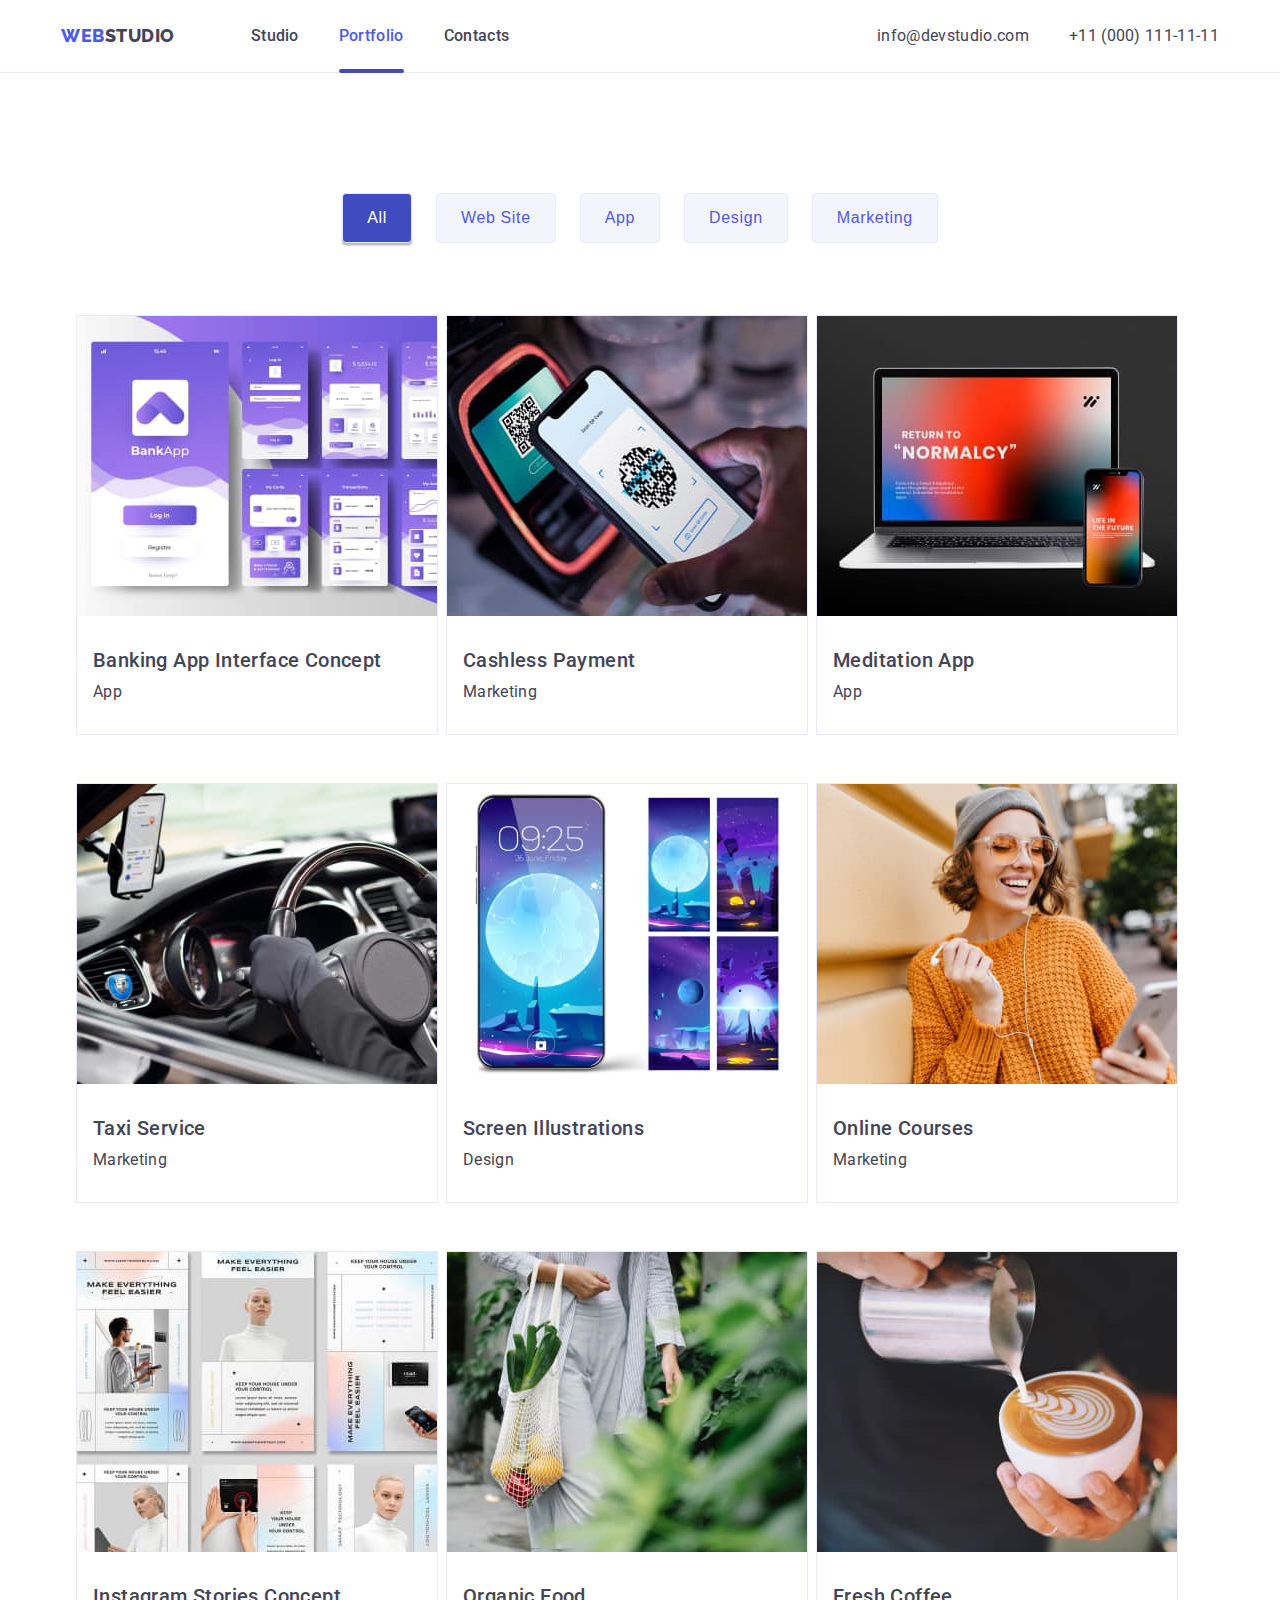
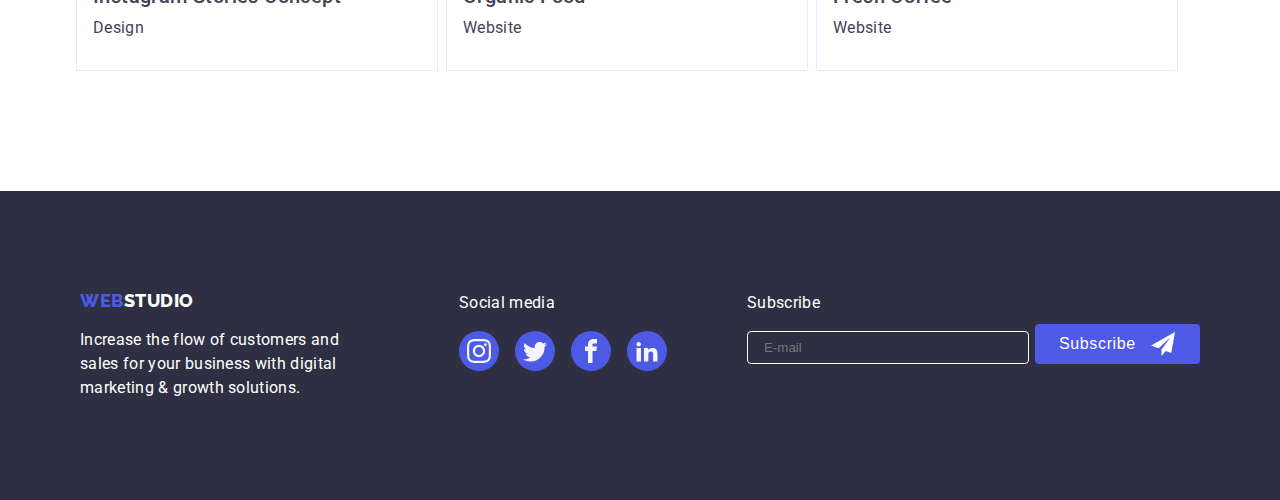
<file: portfolio.html>
<!DOCTYPE html>
<html lang="en">
<head>
    <meta charset="UTF-8">
    <meta name="viewport" content="width=device-width, initial-scale=1.0">
    <title>Portfolio</title>
    <link rel="preconnect" href="https://fonts.googleapis.com">
    <link rel="preconnect" href="https://fonts.gstatic.com" crossorigin>
    <link href="https://fonts.googleapis.com/css2?family=Raleway:wght@800&family=Roboto:wght@400;500;700;900&display=swap"
        rel="stylesheet">
    <link rel="stylesheet" href="https://cdnjs.cloudflare.com/ajax/libs/modern-normalize/2.0.0/modern-normalize.css"
        integrity="sha512-gA2Bvu0/hw4oj0Lp8ZHjK+o3S4BE5m8d/wNVy6ktKLhHKPpWLQwv9ixzuWirWOakoJqlBdePq2NhoCaUOQ5npQ=="
        crossorigin="anonymous" referrerpolicy="no-referrer" />
    <link rel="stylesheet" href="css/styles.css">

</head>
<body>
    <header class="header">
        <div class="nav-container container">
            <nav class="nav-bar">
                <a href="index.html" class="nav-logo logo link"><span class="highlight">Web</span>studio</a>
                <ul class="nav-list list">
                    <li class="nav-item">
                        <a href="index.html" class="nav-link link">Studio</a>
                    </li>
                    <li class="nav-item">
                        <a href="#" class="nav-link link nav-active">Portfolio</a>
                    </li>
                    <li class="nav-item">
                        <a href="#" class="nav-link link">Contacts</a>
                    </li>
                </ul>
            </nav>
    
            <ul class="header-contact-list list">
                <li class="header-item">
                    <a href="mailto:info@devstudio.com" class="header-contact-link link">info@devstudio.com</a>
                </li>
                <li class="header-item">
                    <a href="tel:+110001111111" class="header-contact-link link">+11 (000) 111-11-11</a>
                </li>
            </ul>
        </div>
    </header>
    
    <main>
        <section class="section">
            <ul class="filter-list list">
                <li class="filter-item">
                        <button class="filter-button button active" type="button">All</button>
                </li>
                <li class="filter-item">
                        <button class="filter-button button" type="button">Web Site</button>
                </li>
                <li class="filter-item">
                        <button class="filter-button button" type="button">App</button>
                </li>
                <li class="filter-item">
                        <button class="filter-button button" type="button">Design</button>
                </li>
                <li class="filter-item">
                        <button class="filter-button button" type="button">Marketing</button>
                </li>
            </ul>
            
            <ul class="project-list list">
                <div class="box1">
                    <li class="project-item">
                        <div class="project-box">
                            <img src="images/image1.jpg" alt="Banking App Interface Concept" width="360" class="image">
                            <div class="project-overlay">
                                <p class="project-description">
                                    14 Stylish and User-Friendly App Design Concepts · Task Manager App · Calorie Tracker App · Exotic Fruit Ecommerce App ·
                                    Cloud Storage App
                                    Cashless Payment
                                    Marketing
                                </p>
                            </div>
                        </div>
                        <div class="project-card">
                        <h2 class="card-header header-three">Banking App Interface Concept</h2>
                            <p>App</p>
                        </div>
                    </li>
                    <li class="project-item">
                        <div class="project-box">
                            <img src="images/image2.jpg" alt="Cashless Payment" width="360" class="image">
                            <div class="project-overlay">
                                <p class="project-description">
                                    14 Stylish and User-Friendly App Design Concepts · Task Manager App · Calorie Tracker App · Exotic Fruit
                                    Ecommerce App ·
                                    Cloud Storage App
                                    Cashless Payment
                                    Marketing
                                </p>
                            </div>
                        </div>
                        <div class="project-card">
                            <h2 class="card-header header-three">Cashless Payment</h2>
                            <p>Marketing</p>
                        </div>
                    </li>
                    <li class="project-item">
                        <div class="project-box">
                            <img src="images/image3.jpg" alt="Meditation App" width="360" class="image">
                            <div class="project-overlay">
                                <p class="project-description">
                                    14 Stylish and User-Friendly App Design Concepts · Task Manager App · Calorie Tracker App · Exotic Fruit
                                    Ecommerce App ·
                                    Cloud Storage App
                                    Cashless Payment
                                    Marketing
                                </p>
                            </div>
                        </div>
                        <div class="project-card">
                            <h2 class="card-header header-three">Meditation App</h2>
                            <p>App</p>
                        </div>
                    </li>
                </div>

               <div class="box2">
                    <li class="project-item">
                        <div class="project-box">
                            <img src="images/image4.jpg" alt="Taxi Service" width="360" class="image">
                            <div class="project-overlay">
                                <p class="project-description">
                                    14 Stylish and User-Friendly App Design Concepts · Task Manager App · Calorie Tracker App · Exotic Fruit
                                    Ecommerce App ·
                                    Cloud Storage App
                                    Cashless Payment
                                    Marketing
                                </p>
                            </div>
                        </div>
                        <div class="project-card">
                            <h2 class="card-header header-three">Taxi Service</h2>
                            <p>Marketing</p>
                        </div>
                    </li>
                    <li class="project-item">
                        <div class="project-box">
                            <img src="images/image5.jpg" alt="Screen Illustrations" width="360" class="image">
                            <div class="project-overlay">
                                <p class="project-description">
                                    14 Stylish and User-Friendly App Design Concepts · Task Manager App · Calorie Tracker App · Exotic Fruit
                                    Ecommerce App ·
                                    Cloud Storage App
                                    Cashless Payment
                                    Marketing
                                </p>
                            </div>
                        </div>
                        <div class="project-card">
                            <h2 class="card-header header-three">Screen Illustrations</h2>
                            <p>Design</p>
                        </div>
                    </li>
                    <li class="project-item">
                        <div class="project-box">
                            <img src="images/image6.jpg" alt="Online Courses" width="360" class="image">
                            <div class="project-overlay">
                                <p class="project-description">
                                    14 Stylish and User-Friendly App Design Concepts · Task Manager App · Calorie Tracker App · Exotic Fruit
                                    Ecommerce App ·
                                    Cloud Storage App
                                    Cashless Payment
                                    Marketing
                                </p>
                            </div>
                        </div>
                        <div class="project-card">
                            <h2 class="card-header header-three">Online Courses</h2>
                            <p>Marketing</p>
                        </div>
                    </li>
               </div>
               
               <div class="box3">
                <li class="project-item">
                    <div class="project-box">
                        <img src="images/image7.jpg" alt="Instagram Stories Concept" width="360" class="image">
                        <div class="project-overlay">
                            <p class="project-description">
                                14 Stylish and User-Friendly App Design Concepts · Task Manager App · Calorie Tracker App · Exotic Fruit
                                Ecommerce App ·
                                Cloud Storage App
                                Cashless Payment
                                Marketing
                            </p>
                        </div>
                    </div>
                    <div class="project-card">
                        <h2 class="card-header header-three">Instagram Stories Concept</h2>
                        <p>Design</p>
                    </div>
                </li>
                <li class="project-item">
                    <div class="project-box">
                        <img src="images/image8.jpg" alt="Organic Food" width="360" class="image">
                        <div class="project-overlay">
                            <p class="project-description">
                                14 Stylish and User-Friendly App Design Concepts · Task Manager App · Calorie Tracker App · Exotic Fruit
                                Ecommerce App ·
                                Cloud Storage App
                                Cashless Payment
                                Marketing
                            </p>
                        </div>
                    </div>
                    <div class="project-card">
                        <h2 class="card-header header-three">Organic Food</h2>
                        <p>Website</p>
                    </div>
                </li>
                <li class="project-item">
                    <div class="project-box">
                        <img src="images/image9.jpg" alt="Fresh Coffee" width="360" class="image">
                        <div class="project-overlay">
                            <p class="project-description">
                                14 Stylish and User-Friendly App Design Concepts · Task Manager App · Calorie Tracker App · Exotic Fruit
                                Ecommerce App ·
                                Cloud Storage App
                                Cashless Payment
                                Marketing
                            </p>
                        </div>
                    </div>
                    <div class="project-card">
                        <h2 class="card-header header-three">Fresh Coffee</h2>
                        <p>Website</p>
                    </div>
                </li>
               </div>
            </ul>
        </section>
    </main>
    
    <footer class="footer-section">
        <div class="footer-container container">
            <div class="footer-text">
                <a href="#" class="footer-logo logo link"><span class="highlight">WEB</span>STUDIO</a>
                <p>Increase the flow of customers and <br>sales for your business with digital<br> marketing & growth
                    solutions.</p>
            </div>
    
            <div class="footer-soc-med">
                <p>Social media</p>
                <ul class="footer-icon-item">
                    <li class="footer-icon-list list">
                        <a href="#" class="footer-link soc-med-link link">
                            <svg class="footer-icon soc-med-icon">
                                <use href="./images/icons.svg#icon-instagram"></use>
                            </svg>
                        </a>
                    </li>
                    <li class="footer-icon-list list">
                        <a href="#" class="footer-link soc-med-link link">
                            <svg class="footer-icon soc-med-icon">
                                <use href="./images/icons.svg#icon-twitter"></use>
                            </svg>
                        </a>
                    </li>
                    <li class="footer-icon-list list">
                        <a href="#" class="footer-link soc-med-link link">
                            <svg class="footer-icon soc-med-icon">
                                <use href="./images/icons.svg#icon-facebook"></use>
                            </svg>
                        </a>
                    </li>
                    <li class="footer-icon-list list">
                        <a href="#" class="footer-link soc-med-link link">
                            <svg class="footer-icon soc-med-icon">
                                <use href="./images/icons.svg#icon-linkedin2"></use>
                            </svg>
                        </a>
                    </li>
                </ul>
            </div>

            <div class="footer-subscription">
                <form action="javascript: void(0);" class="footer-form form">
                    <label class="footer-label label">
                        Subscribe
                        <input type="email" name="email" id="footer-email" placeholder="E-mail" class="footer-textbox" required>
                    </label>
                    <button class="button footer-button" type="submit">
                        Subscribe
                        <svg class="footer-icon button-icon">
                            <use href="./images/icons.svg#send"></use>
                        </svg>
                    </button>
                </form>
            </div>
        </div>
    </footer>
</body>
</html>
</file>
<file: css/styles.css>
:root
{
    --Iris: #4d5ae5;
    --Ocean: #404bbf;
    --White: #ffffff;
    --Slate: #434455;
    --Cornflower: #E7E9FC;
    --Navy-Blue: #2E2F42;
    --Cloud: #f4f4fd;
    --Green: #31D0AA;
    --Light-Slate: #8E8F99;
    --Grey: #2e2f42;
    --Dairy: #FCFCFC;
    --Navy-Blue-Modal: #2E2F4266;
}

*
{
    margin: 0;
    padding: 0;
}

*:focus
{
    outline: none;
}

body
{
    font-family: 'roboto', sans-serif;
    font-size: 16px;
    font-style: normal;
    font-weight: 400;
    line-height: 1.5;
    letter-spacing: 0.32px;
    color: var(--Slate);
}

/* GENERAL STYLE */
.link 
{
    text-decoration: none;
    color: inherit;
}

.button 
{
    font-size: 16px;
    font-weight: 500;
    line-height: 24px;
    letter-spacing: 0.64px;
    text-align: center;
    border: none;
    border-radius: 4px;
    color: inherit;
    cursor: pointer;
}

.logo
{
    font-family: 'raleway', sans-serif;
    font-size: 18px;
    font-weight: 800;
    line-height: 1.16;
    letter-spacing: 0.54px;
    text-transform: uppercase;
}

.list 
{
    list-style: none;
}

.header-one 
{
    font-size: 56px;
    font-weight: 700;
    line-height: 1.07;
    letter-spacing: 1.12px;
    text-align: center;
}

.header-two 
{
    font-size: 36px;
    font-weight: 700;
    line-height: 1.11;
    letter-spacing: 0.72px;
    text-align: center;
    text-transform: capitalize;
}

.header-three 
{
    font-size: 20px;
    font-weight: 500;
    line-height: 1.2;
    letter-spacing: 0.4px;
}

.section
{
    padding: 120px 0;
}

.padding
{
    padding-top: 0;
}

.image
{
    display: block;
    width: 100%; 
    height: auto;
}

.container 
{
    max-width: 1158px;
    padding: 0 15px;
    margin: 0 auto;
}

/* HEADER */
.header
{
    border-bottom: 1px solid var(--Cornflower);
    background-color: var(--White);
}

.mobile-nav-container
{
    display: none;
}

.mobile-menu
{
    display: none;
    z-index: 2;
}

.nav-icon
{
    width: 32px;
    height: 22px;
}

.nav-container
{
    display: flex;
    justify-content: space-between;
}

.nav-bar
{
    display: flex;
    align-items: center;  
}

.nav-logo
{
    margin-right: 76px;
}

.nav-list
{
    display: flex;
    gap: 40px;
}

.nav-link 
{
    position: relative;
    font-weight: 500;
    padding: 24px 0;
    transition-property: color;
    transition-duration: 250ms;
    transition-timing-function: cubic-bezier(0.4, 0, 0.2, 1);
}

.header-contact-link
{
    padding: 24px 0;
}

.header-contact-list
{
    display: flex;
    padding: 24px 0;
    gap: 40px;
}

.nav-link:hover,
.nav-link:focus,
.header-contact-link:hover,
.header-contact-link:focus,
.highlight,
.nav-active
{
    color: var(--Iris);
}

.nav-link::after
{
    content: "";
    position: absolute;
    bottom: -4px;
    left: 0;
    width: 0;
    height: 4px;
    border-radius: 2px;
    background-color: var(--Ocean);
    transition-property: width;
    transition-duration: 250ms;
    transition-timing-function: cubic-bezier(0.4, 0, 0.2, 1);

}

.nav-link:hover::after,
.nav-link:focus::after
{
    width: 100%;
}

.nav-active::after
{
    content: "";
    position: absolute;
    bottom: -4px;
    left: 0;
    width: 100%;
    height: 4px;
    border-radius: 2px;
    background-color: var(--Ocean);
}
/* MAIN */

/* Header */
.hero-section
{
    background-image: linear-gradient(
        to right,
        rgba(46, 47, 66, 0.70),
        rgba(46, 47, 66, 0.70)
        ),
        url('../images/office.jpg');
    background-size: cover;
    background-repeat: no-repeat;
    background-position: center;
    color: var(--White);
    padding: 188px 0;
    text-align: center;
}

.hero-header
{
    margin-bottom: 40px;
}

.header-button
{
    background-color: var(--Iris);
    padding: 16px 32px;
    box-shadow: 0px 4px 4px 0px rgba(0, 0, 0, 0.15);
    transition-property: background-color;
    transition-duration: 250ms;
    transition-timing-function: cubic-bezier(0.4, 0, 0.2, 1);
}

.header-button:hover,
.header-button:focus
{
    background-color: var(--Ocean);
}

/* Modal */
.is-hidden
{
    visibility: hidden;
    opacity: 0;
    pointer-events: none;
}

.backdrop
{
    position: fixed;
    top: 0;
    left: 0;
    width: 100%;
    height: 100%;
    background-color: var(--Navy-Blue-Modal);
    transition-property: opacity;
    transition-duration: 250ms;
    transition-timing-function: cubic-bezier(0.4, 0, 0.2, 1);
}

.modal
{
    position: absolute;
    top: 47%;
    left: 50%;
    width: 408px;
    height: 585px;
    background-color: var(--Dairy);
    border-radius: 4px;
    box-shadow: 0px 2px 1px 0px rgba(0, 0, 0, 0.2), 
                0px 1px 3px 0px rgba(0, 0, 0, 0.12), 
                0px 1px 1px 0px rgba(0, 0, 0, 0.14);
    transform: translate(-50%, -50%) scale(1);
    transition-property: transform;
    transition-duration:  250ms;
    transition-timing-function:  cubic-bezier(0.4, 0, 0.2, 1);
}
    
.is-hidden .modal 
{
    transform: translate(-50%, -50%) scale(0);
    transition: 250ms cubic-bezier(0.4, 0, 0.2, 1);
}

.close
{
    position: absolute;
    top: 0;
    left: 82%;
    display: flex;
    justify-content: center;
    align-items: center;
    margin: 24px;
    width: 24px;
    height: 24px;
    border-radius: 50%;
    border: 1px solid rgba(0, 0, 0, 0.1);
    background-color: var(--Cornflower);
    cursor: pointer;
    transition-property: color, background-color;
    transition-duration: 250ms;
    transition-timing-function: cubic-bezier(0.4, 0, 0.2, 1);
}

.close-icon
{
    fill: currentColor;
    width: 8px;
    height: 8px;
}

.close:hover
{
    color: var(--White);
    background-color: var(--Ocean);
}

.modal-container
{
    margin: 70px 24px 24px;
}

.modal-header
{
    font-size: 16px;
    font-weight: 500;
    text-align: center;
    margin-bottom: 16px;
}
.modal-form
{
    position: relative;
    display: flex;
    flex-direction: column;
    justify-content: center;
    gap: 8px;
}

.modal-label 
{
    font-size: 12px;
    font-weight: 400;
    line-height: 1.2;
    letter-spacing: 0.4px;
    color: var(--Light-Slate);
    margin-bottom: 4px;
}

.modal-textbox
{
    font-size: 12px;
    font-family: inherit;
    width: 100%;
    padding: 11px 8px 11px 34px;
    border-radius: 4px;
    border: 1px solid var(--Navy-Blue-Modal);
    transition-property: border-color;
    transition-duration: 250ms;
    transition-timing-function: cubic-bezier(0.4, 0, 0.2, 1);
}

.modal-icon
{
    transition-property: fill;
    transition-duration: 250ms;
    transition-timing-function: cubic-bezier(0.4, 0, 0.2, 1);
}
.modal-icon.person
{
    position: absolute;
    top: 36px;
    left: 11px;
    width: 18px;
    height: 18px;
    fill: var(--Navy-Blue);
}

.modal-icon.phone 
{
    position: absolute;
    top: 110px;
    left: 11px;
    width: 18px;
    height: 18px;
    fill: var(--Navy-Blue);
}

.modal-icon.mail 
{
    position: absolute;
    top: 182px;
    left: 11px;
    width: 18px;
    height: 18px;
    fill: var(--Navy-Blue);
}

.modal-textbox:focus + .modal-icon,
.modal-textbox:focus,
.modal-textarea:focus
{
    border-color: var(--Iris);
    fill: var(--Iris);
}

.modal-textarea
{
    font-size: 12px;
    padding: 8px;
    height: 120px;
    resize: none;
    border-radius: 4px;
    border: 1px solid var(--Navy-Blue-Modal);
    transition-property: border-color;
    transition-duration: 250ms;
    transition-timing-function: cubic-bezier(0.4, 0, 0.2, 1);
}

.checkbox-label
{
    position: relative;
    padding-left: 24px;
    cursor: pointer;
}

.modal-textarea::placeholder
{
    font-size: 12px;
}

.modal-checkbox
{
    position: absolute;
    top: -5%;
    left: 0;
    width: 16px;
    height: 16px;
    cursor: pointer;
    border: 1px solid var(--Navy-Blue-Modal);
}

.modal-checkbox:checked
{
    accent-color: var(--Ocean);
}

.modal-button
{
    align-self: center;
    width: 47%;
    margin-top: 10px;
    padding: 16px 32px;
    color: var(--White);
    background-color: var(--Iris);
    box-shadow: 0px 4px 4px 0px rgba(0, 0, 0, 0.15);
    transition-property: color, background-color, box-shadow;
    transition-duration: 250ms;
    transition-timing-function: cubic-bezier(0.4, 0, 0.2, 1);
}

.modal-button:hover,
.modal-button:focus
{
    color: var(--White);
    background-color: var(--Ocean);
    box-shadow: 0px 2px 2px 0px rgba(0, 0, 0, 0.12), 0px 2px 1px 0px rgba(0, 0, 0, 0.08), 0px 3px 1px 0px rgba(0, 0, 0, 0.10);
}
/* Section One */
.section-one-list
{
    display: flex;
    justify-content: center;
    gap: 24px;
}

.section-one-header
{
    margin-bottom: 8px;
}

/* Section Two */
.section-two-header
{
    margin-bottom: 72px;
}

.section-two-list
{
    display: flex;
    justify-content: center;
    gap: 24px;
}

/* Section Three */
.team
{
    background-color: var(--Cloud);
}

.section-three-header
{
    margin: 120px 0 72px;
}

.section-three-list
{
    display: flex;
    justify-content: center;
    gap: 24px;
}

.section-three-item
{
    border-radius: 0px 0px 4px 4px;
    background-color: var(--White);
    box-shadow: 0px 2px 1px 0px rgba(46, 47, 66, 0.08), 0px 1px 1px 0px rgba(46, 47, 66, 0.16), 0px 1px 6px 0px rgba(46, 47, 66, 0.08);
}

.team-card
{
    text-align: center;
    padding: 32px 0;
}

.team-name
{
    margin-bottom: 8px;
}

.team-icon-list
{
    display: flex;
    justify-content: center;
    gap: 24px;
    margin-top: 8px;
}

/* Section Four */
.customers
{
    background-color: var(--White);
}

.section-four-header
{
    margin-bottom: 72px;
}

.section-four-list
{
    display: flex;
    justify-content: space-between;
    align-items: center;
}

/* SVGs */
.svg-container
{
    display: flex;
    justify-content: center;
    align-items: center;
    background-color: var(--Cloud);
    width: 264px;
    height: 112px;
    margin-bottom: 8px;
    border-radius: 4px;
}

.advantages-icon
{
    width: 64px;
    height: 64px;
}

.soc-med-link
{
    display: flex;
    align-items: center;
    justify-content: center;
    width: 40px;
    height: 40px;
    border-radius: 50%;
    color: var(--Cloud);
    background-color: var(--Iris);
    transition-property: background-color;
    transition-duration: 250ms;
    transition-timing-function: cubic-bezier(0.4, 0, 0.2, 1);
}

.soc-med-link:hover,
.soc-med-link:focus
{
    background-color: var(--Green);
}

.soc-med-icon
{
    width: 16px;
    height: 16px;
    fill: currentColor;
}

.customer-link
{
    display: flex;
    justify-content: center;
    align-items: center;
    width: 168px;
    height: 88px;
    color: var(--Light-Slate);
    border-radius: 4px;
    border: 1px solid var(--Light-Slate);
    transition-property: border-color, color;
    transition-duration: 250ms;
    transition-timing-function: cubic-bezier(0.4, 0, 0.2, 1);
}

.customer-icon
{
    width: 104px;
    height: 56px;
    fill: currentColor;
}

.customer-link:hover,
.customer-link:focus
{
    border-color: var(--Ocean);
    color: var(--Ocean);
}

.footer-icon
{   
    width: 24px;
    height: 24px;
    fill: currentColor;
}

.footer-link.soc-med-link:hover,
.footer-link.soc-med-link:focus
{
    background-color: var(--Green);
}
/* Portfolio Page */
.project.section
{
    padding: 64px 0;
}

/*.project-list {
    Width:  360px;
    height: 420px;
}*/

.box1,
.box2,
.box3 {
    display: flex;
    Width: 1128px;
    Height: 420px;
    Top: 1228px;
    Left: 156px;
    Border: 1px;
    gap: 8px;
}

.filter-list
{
    display: flex;
    justify-content: center;
    margin-bottom: 72px;
    gap: 24px;
}

.filter-button
{
    padding: 12px 24px;
    border: 1px solid var(--Cornflower);
    background-color: var(--Cloud);
    color: var(--Iris);
    transition-property: color, background-color, box-shadow;
    transition-duration: 250ms;
    transition-timing-function: cubic-bezier(0.4, 0, 0.2, 1);
}

.active,
.filter-button:hover, 
.filter-button:focus 
{
    color: var(--White);
    background-color: var(--Ocean);
    box-shadow: 0px 2px 2px 0px rgba(0, 0, 0, 0.12), 0px 2px 1px 0px rgba(0, 0, 0, 0.08), 0px 3px 1px 0px rgba(0, 0, 0, 0.10);
}

.project-list
{
    display: flex;
    flex-wrap: wrap;
    justify-content: center;
    gap: 48px 24px;
}

.project-item
{
    width: calc((100% - 48px)/3);
    border: 1px solid var(--Cornflower);
    background-color: var(--White);
    cursor: pointer;
    transition-property: box-shadow;
    transition-duration: 250ms;
    transition-timing-function: cubic-bezier(0.4, 0, 0.2, 1);
}

.project-item:hover
{
    box-shadow: 0px 2px 1px 0px rgba(46, 47, 66, 0.08), 0px 1px 1px 0px rgba(46, 47, 66, 0.16), 0px 1px 6px 0px rgba(46, 47, 66, 0.08);
}

.project-box
{
    position: relative;
    height: 300px;
    overflow: hidden;
}

.project-overlay
{
    position: absolute;
    top: 0;
    left: 0;
    height: 100%;
    width: 100%;
    background-color: var(--Iris);
    transform: translateY(100%);
    transition-property: transform;
    transition-duration: 250ms;
    transition-timing-function: cubic-bezier(0.4, 0, 0.2, 1);
}

.project-item:hover .project-overlay
{
    transform: translateY(0);
}

.project-description
{
    color: var(--Cloud);
    padding: 40px 32px;
}

.project-card
{
    padding: 32px 16px;
}

.card-header
{
    padding-bottom: 8px;
}

/* FOOTER */
.footer-section
{
    padding: 100px 0px;
    color: var(--White);
    background-color: var(--Navy-Blue);
}

.footer-logo
{
    display: block;
    margin-bottom: 16px;
    color:inherit;
}

.footer-container
{
    display: flex;
    justify-content: center;
}

.footer-soc-med
{
    margin-left: 120px
}

.footer-icon-item
{
    display: flex;
    padding-top: 16px;
    gap: 16px;
}

.footer-subscription
{
    margin-left: 80px;
}

.footer-form
{
    display: flex;
    gap: 24px;
    
}

.footer-label
{
    width: 264px;
}

.footer-button
{
    align-self: end;
    position: relative;
    background-color: var(--Iris);
    padding: 8px 64px 8px 24px ;
    transition-property: color, background-color, box-shadow;
    transition-duration: 250ms;
    transition-timing-function: cubic-bezier(0.4, 0, 0.2, 1);
}

.button-icon
{
    position: absolute;
    top: 20%;
    right: 15%;
}

.footer-button:hover,
.footer-button:focus
{
    color: var(--White);
    background-color: var(--Ocean);
    box-shadow: 0px 2px 2px 0px rgba(0, 0, 0, 0.12), 0px 2px 1px 0px rgba(0, 0, 0, 0.08), 0px 3px 1px 0px rgba(0, 0, 0, 0.10);
}

.footer-textbox
{
    margin-top: 16px;
    width: 100%;
    color: var(--White);
    background-color: inherit;
    border-radius: 4px;
    border: 1px solid var(--White);
    padding: 8px 0 8px 16px;
}

@media (max-width: 767px)
{

    .what {
        display: none;
    }

    .container
    {
        max-width: 428px;
        padding: 0 15px;
        margin: 0 auto;
    }
    
    .nav-container
    {
        display: none;
    }

    .mobile-nav-container
    {
        display: flex;
        justify-content: space-between;
        padding: 24px;
    }

    .mobile-menu
    {
        display: block;
        position: fixed;
        top: 0;
        transform: translateX(100%);
        width: 100vw;
        height: 100vh;
        background-color: var(--White);
        box-shadow: 0px 1px 6px 0px rgba(46, 47, 66, 0.08), 0px 1px 1px 0px rgba(46, 47, 66, 0.16), 0px 2px 1px 0px rgba(46, 47, 66, 0.08);
        transition-property: transform;
        transition-duration: 250ms;
        transition-timing-function: cubic-bezier(0.4, 0, 0.2, 1);
    }

    .mobile-menu.is-open
    {
        transform: translateX(0);
    }

    .mobile-menu-container
    {
        position: relative;
    }

    .mobile-menu-close
    {
        position: absolute;
        top: -80px;
    }

    .mobile-nav-list
    {
        display: flex;
        flex-direction: column;
        justify-content: space-between;
        align-items: start;
        gap: 40px;
        margin: 5rem 3rem;
    }

    .cta-contact 
    {
        font-size: 1.8rem;
        font-weight: 700;
        line-height: 1.11;
        letter-spacing: 0.72px;
    }

    .cta 
    {
        margin-top: 10rem;
    }

    .mobile-icon-list
    {
        flex-direction: row;
    }

    .menu-button
    {
        opacity: 1;
    }

    .hero-header
    {
        font-size: 36px;
        font-weight: 700;
        line-height: 1.11;
        letter-spacing: 0.72px;
    }

    .modal
    {
        width: 392px;
    }

    .svg-container
    {
        display: none;
    }

    .section-one-list
    {
        display: flex;
        flex-direction: column;
        gap: 72px;
    }
    
    .section-one-header
    {
        text-align: center;
        font-size: 36px;
        font-weight: 700;
        line-height: 1.11;
        letter-spacing: 0.72px;
    }

    .section-two
    {
        display: none;
    }

    .section-three-list
    {
        display: flex;
        flex-direction: column;
        gap: 72px 0;
    }

    .section-four-list
    {
        display: flex;
        flex-wrap: wrap;
        gap: 72px 0;
    }

    .project.section
    {
        padding: 56px 0;
    }

    .project-item
    {
        width: 100%;
    }

    .filter-list
    {
        flex-wrap: wrap;
        justify-content: start;
    }

    .footer-container
    {
        display: flex;
        flex-direction: column;
        justify-content: center;
        align-items: center;
    }

    .footer-logo
    {
        text-align: center;
    }

    .footer-soc-med
    {
        margin: 72px 0;
    }

    .footer-soc-med-header
    {
        text-align: center;
    }
    
    .footer-form
    {
        display: block;
    }

    .footer-label
    {
        text-align: center;
        display: block;
        width: calc(100% - 60px);
    }

    .footer-button
    {
        margin: 12px 25px;
    }
}

@media (min-width: 768px) and (max-width: 1157px)
{
   .container
   {
      max-width: 768px;
      padding: 0 15px;
      margin: 0 auto;
   }
   .section
   {
       padding: 90px 0;
   }

   .header-contact-list
   {
       display: flex;
       flex-direction: column;
       justify-content: end;
       gap: 0;
       padding: 12px;
   }
   
   .svg-container
   {
        display: none;
   }

   .section-one-header
   {
        font-size: 36px;
        font-weight: 700;
        line-height: 1.11;
        letter-spacing: 0.72px;
   }
   
   .section-one-list
   {
        display: flex;
        flex-wrap: wrap;
   }

   .section-one-item
   {
        flex-basis: calc((100% - 40px)/2);
   }

   .section-two
   {
        display: none;
   }

   .section-three-list
   {
        display: flex;
        flex-wrap: wrap;
        justify-content: center;
        gap: 64px 24px;
   }
   
   .section-four-list
   {
        display: flex;
        flex-wrap: wrap;
        gap: 72px 24px;
        justify-content: center;
   }

   .project-item
   {
        width: calc((100% - 24px)/2);
   }

   .footer-container
   {
        display: flex;
        flex-wrap: wrap;
   }

   .footer-soc-med
   {
        position: relative;
        left: -92px;
   }

   .footer-subscription
   {
        margin-top: 72px;
        position: relative;
        left: -107px;
   }
}
</file>
